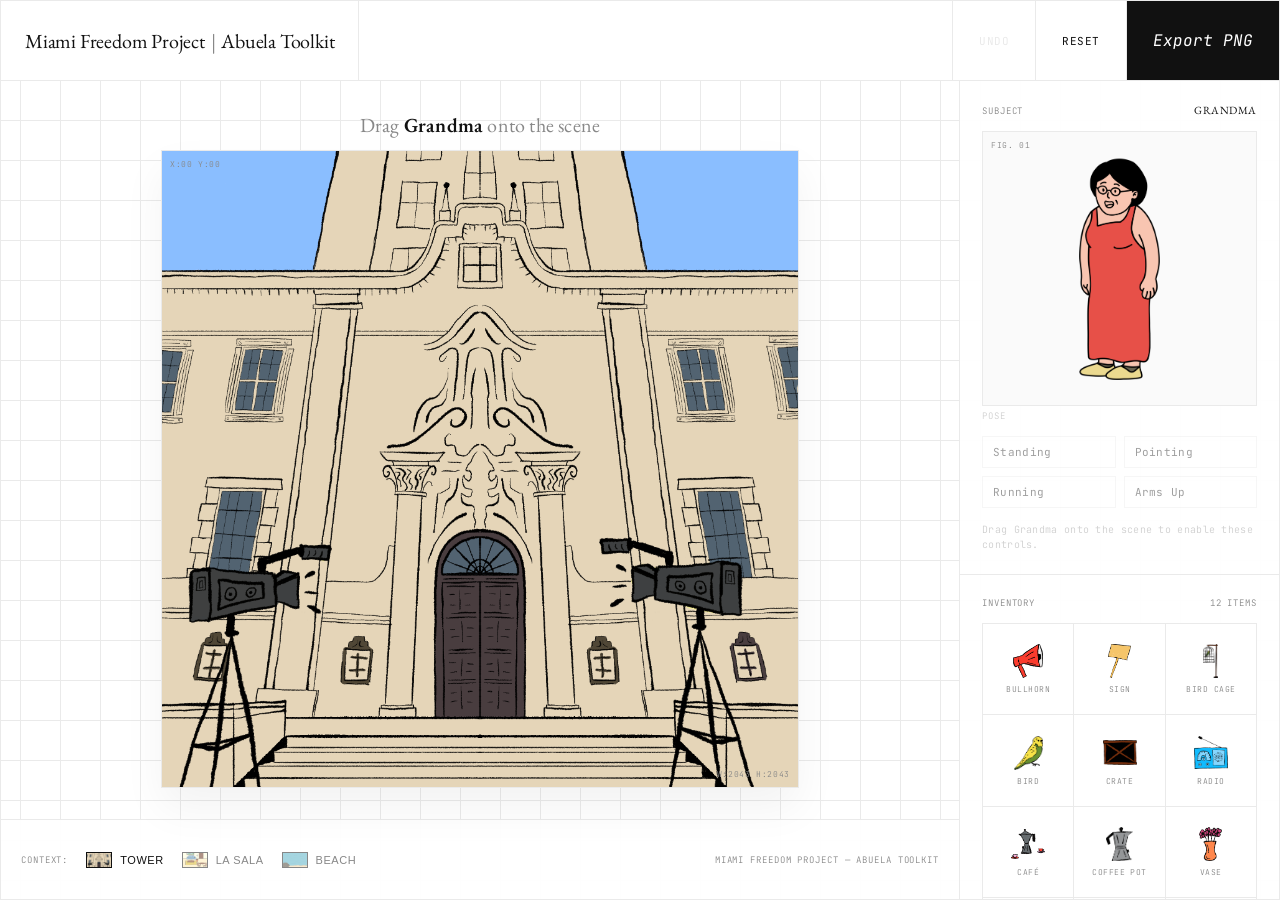
<file: index.html>
<!DOCTYPE html>
<html lang="en">
<head>
  <meta charset="UTF-8" />
  <meta name="viewport" content="width=device-width, initial-scale=1.0, maximum-scale=1, user-scalable=no" />
  <title>La Escena — Creative Builder</title>
  <link rel="preconnect" href="https://fonts.googleapis.com" />
  <link rel="preconnect" href="https://fonts.gstatic.com" crossorigin />
  <link href="https://fonts.googleapis.com/css2?family=EB+Garamond:ital,wght@0,400;0,500;1,400&family=JetBrains+Mono:wght@100;300;400&display=swap" rel="stylesheet" />
  <link rel="stylesheet" href="css/styles.css" />
</head>
<body>
  <div class="app-mesh">

    <!-- ===== Top bar: brand · actions ===== -->
    <header class="topbar border-b">
      <div class="brand border-r">
        <h1 class="serif brand-title">Miami Freedom Project <span class="brand-sep">|</span> Abuela Toolkit</h1>
      </div>
      <div class="actions">
        <button id="undoBtn" class="btn text-sm" type="button" title="Undo (Ctrl+Z)">Undo</button>
        <button id="resetBtn" class="btn text-sm" type="button">Reset</button>
        <button id="exportBtn" class="btn export-btn serif" type="button">Export PNG</button>
      </div>
    </header>

    <!-- ===== Stage ===== -->
    <main class="stage-container">
      <div class="stage-subtitle">Drag <b>Grandma</b> onto the scene</div>
      <div class="canvas" id="stage">
        <img id="stageBg" class="stage__bg" src="" alt="Background" />
        <div class="coord-marker coord-tl">X:00 Y:00</div>
        <div class="coord-marker coord-br">W:2043 H:2043</div>
        <div class="caption-band empty" id="captionBand"><span id="captionText"></span></div>
      </div>
    </main>

    <!-- ===== Bottom bar: context / background selector ===== -->
    <footer class="bottombar border-t">
      <div class="bg-selector" id="bgTiles">
        <span class="text-xs">Context:</span>
      </div>
      <div class="tagline text-xs">MIAMI FREEDOM PROJECT — ABUELA TOOLKIT</div>
    </footer>

    <!-- ===== Sidebar: subject + inventory ===== -->
    <aside class="sidebar border-l">

      <div class="character">
        <section class="panel-section border-b">
          <div class="section-header">
            <span class="text-xs">Subject</span>
            <span class="text-sm serif">Grandma</span>
          </div>

          <div class="character-preview" id="abuelaCard" role="button" tabindex="0"
               aria-label="Drag Grandma onto the scene" title="Drag me onto the scene">
            <img src="public/abuela-preview.png" alt="Abuela" />
            <div class="coord-marker coord-tl">FIG. 01</div>
          </div>

          <div class="controls">
            <div class="section pose-section">
              <div class="section-header"><span class="text-xs">Pose</span></div>
              <div id="poseRow" class="opt-row"></div>
            </div>
            <div class="section">
              <div class="section-header"><span class="text-xs">Expression</span></div>
              <div id="exprRow" class="opt-row"></div>
            </div>
            <div class="section">
              <div class="section-header"><span class="text-xs">Outfit</span></div>
              <div id="outfitRow" class="opt-row"></div>
            </div>
            <div class="section">
              <div class="section-header"><span class="text-xs">Accessories</span></div>
              <div id="accRow" class="opt-row"></div>
            </div>
            <p class="art-note" id="artNote">Fixed illustration — expression &amp; outfit apply to the layered poses.</p>
            <p class="dim-note" id="dimNote">Drag Grandma onto the scene to enable these controls.</p>
          </div>
        </section>
      </div>

      <section class="panel-section">
        <div class="section-header">
          <span class="text-xs">Inventory</span>
          <span class="text-xs" id="propCount">&nbsp;</span>
        </div>
        <div id="propGrid" class="props-grid"></div>
      </section>

    </aside>

  </div>

  <script src="assets/manifest.js"></script>
  <script src="js/app.js"></script>
</body>
</html>
</file>
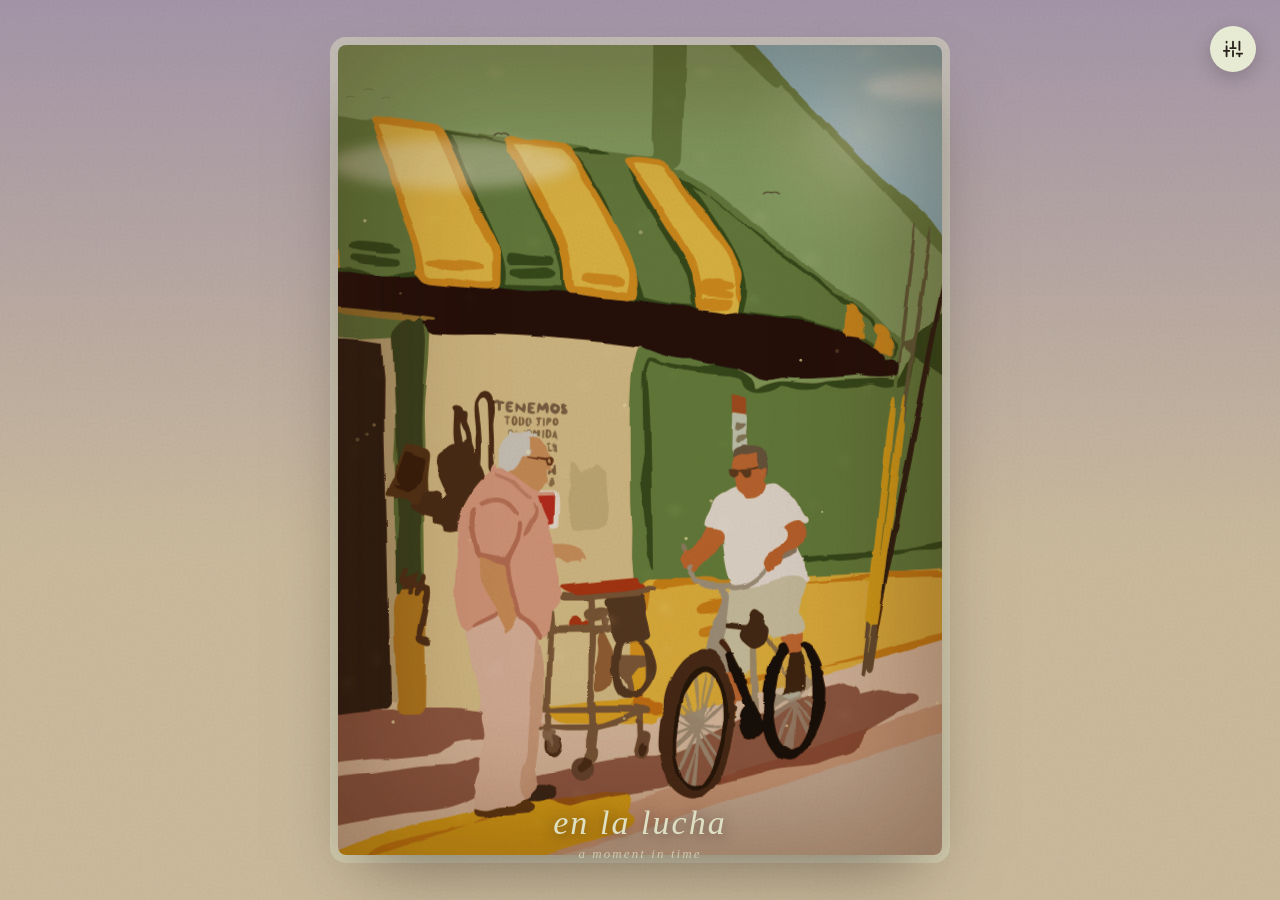
<file: diorama.html>
<!DOCTYPE html>
<html lang="es">
<head>
<meta charset="UTF-8">
<meta name="viewport" content="width=device-width, initial-scale=1.0">
<title>En la lucha — painter's studio</title>
<style>
  :root{
    --teal:#659ba9; --teal-dark:#487f8b; --rust:#984b4d; --rust-light:#b75f54;
    --purple-dust:#816d8e; --purple-dark:#685375; --sand:#c2a986; --sand-light:#e4d2b2;
    --ink:#2a211e; --paper:#e7ebd3; --palette-base:#d9c8ae; --petal:#984b4d;
    --ground-top:#b7a7c0; --ground-bottom:#e4d2b2;
  }
  *{ box-sizing:border-box; margin:0; padding:0; -webkit-tap-highlight-color:transparent; }
  html,body{ height:100%; }
  body{ min-height:100vh; overflow:hidden; color:var(--ink);
    background:linear-gradient(to bottom, var(--ground-top) 0%, var(--ground-bottom) 62%);
    font-family:'Playfair Display','Iowan Old Style','Palatino Linotype',Georgia,'Times New Roman',serif;
    display:flex; align-items:center; justify-content:center; }

  #scene{ position:relative; height:min(90vh,930px); aspect-ratio:1018 / 1364; overflow:hidden;
    border-radius:8px; box-shadow:0 30px 70px -24px rgba(42,33,30,.55), 0 0 0 8px rgba(231,235,211,.5);
    transition:filter .5s ease; }
  .world{ position:absolute; inset:0; transition:filter .6s ease; }
  .frames-wrap{ position:absolute; inset:0; z-index:1; filter:url(#painterly); }
  .frame{ position:absolute; inset:0; opacity:0; transition:opacity 1.8s ease-in-out; will-change:opacity; }
  .frame.is-visible{ opacity:1; }
  .frame img{ width:100%; height:100%; object-fit:contain; transform-origin:center; will-change:transform; -webkit-user-drag:none; user-select:none; }
  .frame.is-visible img{ animation:kenburns 9s ease-out both; }
  @keyframes kenburns{ from{ transform:scale(1.0) translate(0,0);} to{ transform:scale(1.06) translate(var(--kb-x,-1.6%),var(--kb-y,-1%)); } }
  .dapple{ position:absolute; inset:0; z-index:2; pointer-events:none; mix-blend-mode:soft-light; animation:dappleBreath 11s ease-in-out infinite; }
  .dapple svg{ width:100%; height:100%; display:block; }
  @keyframes dappleBreath{ 0%,100%{ opacity:.5;} 50%{ opacity:.8;} }
  .life{ position:absolute; inset:0; z-index:3; pointer-events:none; }
  .life svg{ width:100%; height:100%; display:block; }
  .vignette{ position:absolute; inset:0; z-index:4; pointer-events:none; border-radius:8px; box-shadow: inset 0 0 130px 30px rgba(42,25,15,.34); }
  .grade{ position:absolute; inset:0; z-index:5; pointer-events:none; opacity:0; }
  .grade.warm{ background:#ff9a3d; mix-blend-mode:soft-light; }
  .grade.night{ background:#141f45; mix-blend-mode:multiply; }

  #paper{ position:fixed; inset:0; z-index:30; pointer-events:none; mix-blend-mode:multiply; opacity:.4; }
  #paper svg{ width:100%; height:100%; display:block; }

  #petals{ position:fixed; inset:0; z-index:35; pointer-events:none; overflow:hidden; transition:filter .5s ease; }
  .petal{ position:absolute; top:-8vh; color:var(--petal); will-change:transform; }
  .petal .inner{ display:block; }
  .petal svg{ display:block; width:100%; height:100%; }
  @keyframes fall{ from{ transform:translateY(-8vh) rotate(0deg);} to{ transform:translateY(112vh) rotate(300deg);} }
  @keyframes sway{ from{ transform:translateX(-11px);} to{ transform:translateX(13px);} }

  .ui-layer{ position:fixed; bottom:38px; left:0; width:100%; z-index:20; text-align:center;
    pointer-events:none; transition:opacity .5s ease, filter .5s ease; }
  .ui-layer .title{ font-size:clamp(24px,4.4vw,34px); font-style:italic; font-weight:400; letter-spacing:.06em;
    text-transform:lowercase; color:var(--paper); text-shadow:0 2px 14px rgba(42,33,30,.5); }
  .ui-layer .subtitle{ margin-top:4px; font-size:13px; font-style:italic; letter-spacing:.16em;
    color:var(--paper); opacity:.72; }

  .settings-trigger{ position:fixed; top:26px; right:24px; z-index:100; width:46px; height:46px;
    background:var(--paper); border-radius:50%; display:flex; align-items:center; justify-content:center;
    box-shadow:0 6px 18px rgba(42,33,30,.22); cursor:pointer; border:none; transition:transform .25s, opacity .4s; }
  .settings-trigger:hover{ transform:rotate(12deg); }
  .settings-trigger:active{ transform:scale(.92); }

  #palette-modal{ position:fixed; inset:0; z-index:50; display:flex; align-items:center; justify-content:center;
    opacity:0; pointer-events:none; transition:opacity .5s ease; padding:20px; }
  #palette-modal.active{ opacity:1; pointer-events:auto; }
  .palette-card{ width:90%; max-width:350px; background:var(--palette-base); padding:38px 30px 30px;
    border-radius:42% 58% 52% 48% / 12% 12% 42% 42%;
    box-shadow:18px 22px 60px rgba(42,33,30,.28), inset -6px -6px 16px rgba(42,33,30,.12);
    position:relative; transform:translateY(24px) rotate(-2deg);
    transition:transform .6s cubic-bezier(.175,.885,.32,1.275); }
  #palette-modal.active .palette-card{ transform:translateY(0) rotate(0); }
  .palette-hole{ position:absolute; top:30px; left:30px; width:42px; height:52px; background:rgba(42,33,30,.16);
    border-radius:50%; box-shadow:inset 2px 2px 6px rgba(42,33,30,.28); }
  .control-group{ margin-bottom:24px; }
  .control-label{ display:block; font-family:'Iowan Old Style',Georgia,serif; font-size:12px; font-weight:700;
    letter-spacing:.18em; text-transform:uppercase; color:var(--ink); opacity:.62; margin-bottom:12px; }
  .brush-slider{ -webkit-appearance:none; appearance:none; width:100%; height:22px; background:transparent; cursor:pointer; }
  .brush-slider::-webkit-slider-runnable-track{ height:18px; background:url('data:image/svg+xml;utf8,<svg xmlns='http://www.w3.org/2000/svg' width='200' height='20' viewBox='0 0 200 20'><path d='M0,10 Q20,2 40,12 Q60,18 80,8 Q100,2 120,10 Q140,18 160,8 Q180,2 200,12' fill='none' stroke='rgba(42,33,30,0.14)' stroke-width='8' stroke-linecap='round'/></svg>'); background-size:cover; border-radius:9px; }
  .brush-slider::-moz-range-track{ height:18px; background:url('data:image/svg+xml;utf8,<svg xmlns='http://www.w3.org/2000/svg' width='200' height='20' viewBox='0 0 200 20'><path d='M0,10 Q20,2 40,12 Q60,18 80,8 Q100,2 120,10 Q140,18 160,8 Q180,2 200,12' fill='none' stroke='rgba(42,33,30,0.14)' stroke-width='8' stroke-linecap='round'/></svg>'); background-size:cover; border-radius:9px; }
  .brush-slider::-webkit-slider-thumb{ -webkit-appearance:none; height:30px; width:30px; border-radius:50%;
    background:var(--rust); margin-top:-6px; border:2px solid var(--paper);
    box-shadow:0 4px 10px rgba(42,33,30,.25), inset 2px 2px 5px rgba(255,255,255,.3); cursor:pointer; }
  .brush-slider::-moz-range-thumb{ height:30px; width:30px; border-radius:50%; background:var(--rust); border:2px solid var(--paper); cursor:pointer; }
  .ambient-slider::-webkit-slider-thumb{ background:var(--teal); } .ambient-slider::-moz-range-thumb{ background:var(--teal); }
  .particle-slider::-webkit-slider-thumb{ background:var(--rust-light); } .particle-slider::-moz-range-thumb{ background:var(--rust-light); }
  .time-slider::-webkit-slider-thumb{ background:var(--purple-dark); } .time-slider::-moz-range-thumb{ background:var(--purple-dark); }
  .pigment-toggles{ display:flex; gap:15px; margin-top:6px; }
  .pigment-blob{ width:44px; height:44px; border-radius:50%; border:3px solid transparent; cursor:pointer;
    transition:transform .3s, border-color .3s; position:relative; filter:url(#painterly); }
  .pigment-blob.active{ border-color:var(--ink); transform:scale(1.12); }
  .pigment-blob::after{ content:''; position:absolute; top:6px; left:7px; width:12px; height:8px; background:rgba(255,255,255,.35); border-radius:50%; }
  .close-btn{ display:block; margin:6px auto 0; font-family:'Iowan Old Style',Georgia,serif; background:var(--ink);
    color:var(--paper); border:none; padding:12px 28px; border-radius:22px; font-size:12px; letter-spacing:.16em;
    text-transform:uppercase; cursor:pointer; transition:transform .2s; }
  .close-btn:active{ transform:scale(.95); }

  body.dim #scene, body.dim #petals, body.dim .ui-layer{ filter:blur(8px) brightness(.92); }
  body.dim .settings-trigger{ opacity:0; pointer-events:none; }

  @media (prefers-reduced-motion: reduce){
    .frame{ transition:none; } .frame.is-visible img{ animation:none; }
    .life,.dapple,#petals{ display:none; }
  }
</style>
</head>
<body>
  <svg width="0" height="0" style="position:absolute" aria-hidden="true"><defs>
    <filter id="painterly" x="-8%" y="-8%" width="116%" height="116%">
      <feTurbulence type="fractalNoise" baseFrequency="0.016" numOctaves="2" seed="7" result="n"/>
      <feDisplacementMap in="SourceGraphic" in2="n" scale="6" xChannelSelector="R" yChannelSelector="G"/>
    </filter>
  </defs></svg>
  <div id="scene">
    <div class="world">
      <div class="frames-wrap"></div>
      <div class="dapple" aria-hidden="true">
      <svg viewBox="0 0 1018 1364" preserveAspectRatio="xMidYMid slice">
        <defs>
          <filter id="dap" x="-15%" y="-15%" width="130%" height="130%">
            <feTurbulence type="fractalNoise" baseFrequency="0.02 0.028" numOctaves="2" seed="5" stitchTiles="stitch" result="n">
              <animate attributeName="baseFrequency" dur="15s" repeatCount="indefinite" values="0.02 0.028; 0.023 0.032; 0.02 0.028"/>
            </feTurbulence>
            <feColorMatrix in="n" type="matrix" values="0 0 0 0 1  0 0 0 0 0.9  0 0 0 0 0.7  1.1 1.1 1.1 0 -2.05"/>
            <feGaussianBlur stdDeviation="5"/>
          </filter>
        </defs>
        <rect width="1018" height="1364" filter="url(#dap)"><animateTransform attributeName="transform" type="translate" values="0 0; -52 34; 0 0" dur="30s" repeatCount="indefinite"/></rect>
      </svg>
    </div>
      <div class="life" aria-hidden="true">
      <svg viewBox="0 0 1018 1364" preserveAspectRatio="xMidYMid meet">
        <defs>
          <filter id="soft" x="-40%" y="-40%" width="180%" height="180%"><feGaussianBlur stdDeviation="11"/></filter>
          <radialGradient id="sun" cx="50%" cy="50%" r="50%">
            <stop offset="0%" stop-color="#fff7e6" stop-opacity="0.55"/><stop offset="55%" stop-color="#fff7e6" stop-opacity="0.14"/><stop offset="100%" stop-color="#fff7e6" stop-opacity="0"/>
          </radialGradient>
          <radialGradient id="ff" cx="50%" cy="50%" r="50%">
            <stop offset="0%" stop-color="#eaff9c" stop-opacity="1"/><stop offset="42%" stop-color="#c8f06a" stop-opacity="0.5"/><stop offset="100%" stop-color="#c8f06a" stop-opacity="0"/>
          </radialGradient>
        </defs>
        <circle cx="880" cy="150" r="210" fill="url(#sun)"><animate attributeName="opacity" values="0.5;0.85;0.5" dur="9s" repeatCount="indefinite"/></circle>
        <g filter="url(#soft)" fill="#ffffff">
          <ellipse cx="0" cy="110" rx="150" ry="30" opacity="0.45"><animateTransform attributeName="transform" type="translate" from="-360 0" to="1380 0" dur="74s" begin="0s" repeatCount="indefinite"/></ellipse>
          <ellipse cx="0" cy="200" rx="205" ry="42" opacity="0.4"><animateTransform attributeName="transform" type="translate" from="-420 0" to="1440 0" dur="96s" begin="-30s" repeatCount="indefinite"/></ellipse>
          <ellipse cx="0" cy="70" rx="110" ry="24" opacity="0.5"><animateTransform attributeName="transform" type="translate" from="-300 0" to="1320 0" dur="62s" begin="-48s" repeatCount="indefinite"/></ellipse>
        </g>
        <g stroke="#2b2b2b" stroke-width="3.2" stroke-linecap="round" fill="none" opacity="0.8">
          <g><animateTransform attributeName="transform" type="translate" values="-120 250; 300 175; 640 225; 1140 150" keyTimes="0;0.34;0.66;1" dur="27s" begin="0s" repeatCount="indefinite" calcMode="spline" keySplines="0.4 0 0.6 1; 0.4 0 0.6 1; 0.4 0 0.6 1"/>
            <g><path d="M-15 0 Q-7 -10 0 -3 Q7 -10 15 0"/><animateTransform attributeName="transform" type="scale" values="1 1; 1 0.45; 1 1" dur="0.5s" repeatCount="indefinite" additive="sum"/></g></g>
          <g><animateTransform attributeName="transform" type="translate" values="-200 210; 260 150; 680 200; 1180 130" keyTimes="0;0.34;0.66;1" dur="33s" begin="-11s" repeatCount="indefinite" calcMode="spline" keySplines="0.4 0 0.6 1; 0.4 0 0.6 1; 0.4 0 0.6 1"/>
            <g transform="scale(0.82)"><path d="M-15 0 Q-7 -10 0 -3 Q7 -10 15 0"/><animateTransform attributeName="transform" type="scale" values="1 1; 1 0.5; 1 1" dur="0.58s" repeatCount="indefinite" additive="sum"/></g></g>
          <g><animateTransform attributeName="transform" type="translate" values="-160 285; 320 205; 700 255; 1150 185" keyTimes="0;0.34;0.66;1" dur="30s" begin="-20s" repeatCount="indefinite" calcMode="spline" keySplines="0.4 0 0.6 1; 0.4 0 0.6 1; 0.4 0 0.6 1"/>
            <g transform="scale(0.9)"><path d="M-15 0 Q-7 -10 0 -3 Q7 -10 15 0"/><animateTransform attributeName="transform" type="scale" values="1 1; 1 0.42; 1 1" dur="0.47s" repeatCount="indefinite" additive="sum"/></g></g>
        </g>
        <g stroke="#3a3a3a" stroke-width="2" stroke-linecap="round" fill="none" opacity="0.55">
          <animateTransform attributeName="transform" type="translate" values="-160 84; 480 58; 1220 92" keyTimes="0;0.5;1" dur="46s" begin="-6s" repeatCount="indefinite"/>
          <g transform="translate(0 0) scale(0.5)"><path d="M-15 0 Q-7 -9 0 -3 Q7 -9 15 0"/><animateTransform attributeName="transform" type="scale" values="1 1;1 0.5;1 1" dur="0.6s" repeatCount="indefinite" additive="sum"/></g>
          <g transform="translate(-30 12) scale(0.44)"><path d="M-15 0 Q-7 -9 0 -3 Q7 -9 15 0"/><animateTransform attributeName="transform" type="scale" values="1 1;1 0.45;1 1" dur="0.66s" repeatCount="indefinite" additive="sum"/></g>
          <g transform="translate(30 14) scale(0.44)"><path d="M-15 0 Q-7 -9 0 -3 Q7 -9 15 0"/><animateTransform attributeName="transform" type="scale" values="1 1;1 0.48;1 1" dur="0.7s" repeatCount="indefinite" additive="sum"/></g>
          <g transform="translate(-60 24) scale(0.38)"><path d="M-15 0 Q-7 -9 0 -3 Q7 -9 15 0"/><animateTransform attributeName="transform" type="scale" values="1 1;1 0.5;1 1" dur="0.62s" repeatCount="indefinite" additive="sum"/></g>
        </g>
      </svg>
    </div>
      <div class="grade warm" id="grade-warm"></div>
      <div class="grade night" id="grade-night"></div>
      <div class="vignette"></div>
    </div>
  </div>

  <button class="settings-trigger" id="settings-btn" aria-label="Open palette"><svg width="22" height="22" viewBox="0 0 24 24" fill="none" stroke="var(--ink)" stroke-width="2" stroke-linecap="round"><path d="M12 20v-6M12 10V4M5 20v-11M5 5V4M19 20v-3M19 13V4M2 14h6M9 11h6M16 17h6"/></svg></button>

  <div id="paper" aria-hidden="true">
    <svg viewBox="0 0 600 600" preserveAspectRatio="xMidYMid slice">
      <defs><filter id="paperf"><feTurbulence type="fractalNoise" baseFrequency="0.8" numOctaves="2" stitchTiles="stitch" result="n"/>
        <feColorMatrix in="n" type="matrix" values="0.18 0 0 0 0.72  0.18 0 0 0 0.68  0.18 0 0 0 0.57  0 0 0 0 1"/></filter></defs>
      <rect width="600" height="600" filter="url(#paperf)"/>
    </svg>
  </div>
  <div id="petals" aria-hidden="true"></div>

  <div class="ui-layer" id="main-ui">
    <div class="title">en la lucha</div>
    <div class="subtitle">a moment in time</div>
  </div>

  <div id="palette-modal">
    <div class="palette-card" role="dialog" aria-label="Painter's palette settings">
      <div class="palette-hole"></div>
      <div class="control-group"><label class="control-label">Ambient Resonance</label><input type="range" class="brush-slider ambient-slider" id="ambient-slider" min="0" max="100" value="0"></div>
      <div class="control-group"><label class="control-label">Petal Density</label><input type="range" class="brush-slider particle-slider" id="density-slider" min="0" max="100" value="24"></div>
      <div class="control-group"><label class="control-label">Temporal Hue</label><input type="range" class="brush-slider time-slider" id="time-slider" min="0" max="100" value="50"></div>
      <div class="control-group"><label class="control-label">Brush Palette</label>
        <div class="pigment-toggles">
          <div class="pigment-blob active" data-color="#984b4d" style="background:#984b4d"></div>
          <div class="pigment-blob" data-color="#659ba9" style="background:#659ba9"></div>
          <div class="pigment-blob" data-color="#685375" style="background:#685375"></div>
          <div class="pigment-blob" data-color="#c2a986" style="background:#c2a986"></div>
        </div>
      </div>
      <button class="close-btn" id="close-palette">Clean Brushes</button>
    </div>
  </div>

  <script>
  
  const SRCS = ['svg/frame-1.svg','svg/frame-2.svg','svg/frame-3.svg'];
  const DRIFTS = [["-2.2%","-1.3%"],[" 1.9%","-1.1%"],["-1.7%"," 1.5%"]];
  const reduced = window.matchMedia('(prefers-reduced-motion: reduce)').matches;

  const stage = document.getElementById('scene');
  const framesWrap = stage.querySelector('.frames-wrap');
  const lifeEl = stage.querySelector('.life');
  const worldEl = stage.querySelector('.world');

  const frames = SRCS.map((src,i)=>{ const d=document.createElement('div'); d.className='frame';
    const img=document.createElement('img'); img.src=src; img.alt='Street scene, frame '+(i+1);
    img.style.setProperty('--kb-x',DRIFTS[i%DRIFTS.length][0]); img.style.setProperty('--kb-y',DRIFTS[i%DRIFTS.length][1]);
    d.appendChild(img); framesWrap.appendChild(d); return d; });
  function show(i){ const el=frames[i]; el.classList.add('is-visible'); const img=el.querySelector('img'); img.style.animation='none'; void img.offsetWidth; img.style.animation=''; }
  let cur=0; show(0);
  if(frames.length>1 && !reduced) setInterval(()=>{ frames[cur].classList.remove('is-visible'); cur=(cur+1)%frames.length; show(cur); }, 6000);

  // dust motes + fireflies
  let fireflies=null;
  if(!reduced){ const NS='http://www.w3.org/2000/svg'; const lifeSvg=lifeEl.querySelector('svg');
    for(let i=0;i<24;i++){ const c=document.createElementNS(NS,'circle');
      c.setAttribute('cx',(Math.random()*1018).toFixed(1)); c.setAttribute('cy',(240+Math.random()*980).toFixed(1)); c.setAttribute('r',(1.4+Math.random()*2.2).toFixed(2)); c.setAttribute('fill','#fff3c4');
      const mv=document.createElementNS(NS,'animateTransform'); mv.setAttribute('attributeName','transform'); mv.setAttribute('type','translate');
      mv.setAttribute('values','0 0; '+(Math.random()*40-20).toFixed(1)+' '+(-(28+Math.random()*60)).toFixed(1)+'; 0 0'); mv.setAttribute('dur',(9+Math.random()*10).toFixed(1)+'s'); mv.setAttribute('repeatCount','indefinite'); mv.setAttribute('begin',(-Math.random()*10).toFixed(1)+'s'); c.appendChild(mv);
      const tw=document.createElementNS(NS,'animate'); tw.setAttribute('attributeName','opacity'); tw.setAttribute('values','0; 0.7; 0'); tw.setAttribute('dur',(5+Math.random()*6).toFixed(1)+'s'); tw.setAttribute('repeatCount','indefinite'); tw.setAttribute('begin',(-Math.random()*8).toFixed(1)+'s'); c.appendChild(tw);
      lifeSvg.appendChild(c); }
    const fg=document.createElementNS(NS,'g'); fg.setAttribute('id','fireflies'); fg.setAttribute('opacity','0');
    for(let i=0;i<14;i++){ const c=document.createElementNS(NS,'circle');
      c.setAttribute('cx',(120+Math.random()*780).toFixed(0)); c.setAttribute('cy',(700+Math.random()*580).toFixed(0)); c.setAttribute('r',(5+Math.random()*5).toFixed(1)); c.setAttribute('fill','url(#ff)');
      const a=()=>(Math.random()*60-30).toFixed(0), o=()=>(Math.random()*50-25).toFixed(0);
      const mv=document.createElementNS(NS,'animateTransform'); mv.setAttribute('attributeName','transform'); mv.setAttribute('type','translate');
      mv.setAttribute('values','0 0; '+a()+' '+o()+'; '+a()+' '+o()+'; 0 0'); mv.setAttribute('dur',(7+Math.random()*7).toFixed(1)+'s'); mv.setAttribute('repeatCount','indefinite'); mv.setAttribute('begin',(-Math.random()*7).toFixed(1)+'s'); c.appendChild(mv);
      const bl=document.createElementNS(NS,'animate'); bl.setAttribute('attributeName','opacity'); bl.setAttribute('values','0.15; 1; 0.3; 0.9; 0.15'); bl.setAttribute('dur',(3+Math.random()*4).toFixed(1)+'s'); bl.setAttribute('repeatCount','indefinite'); bl.setAttribute('begin',(-Math.random()*5).toFixed(1)+'s'); c.appendChild(bl);
      fg.appendChild(c); }
    lifeSvg.appendChild(fg); fireflies=fg; }

  // drifting petals
  const petalLayer=document.getElementById('petals'); const MAXP=44; const petals=[];
  if(!reduced){ for(let i=0;i<MAXP;i++){ const d=document.createElement('div'); d.className='petal';
    const size=(10+Math.random()*13); d.style.left=(Math.random()*100).toFixed(2)+'%'; d.style.width=size.toFixed(1)+'px'; d.style.height=(size*1.5).toFixed(1)+'px';
    d.style.opacity=(0.5+Math.random()*0.45).toFixed(2);
    const fd=(7+Math.random()*8).toFixed(1), dl=(-Math.random()*15).toFixed(1), sd=(2.4+Math.random()*2.6).toFixed(1);
    d.style.animation='fall '+fd+'s linear '+dl+'s infinite';
    d.innerHTML='<span class="inner" style="animation:sway '+sd+'s ease-in-out '+dl+'s infinite alternate"><svg viewBox="0 0 20 30"><path d="M10 0 C16 8 16 20 10 30 C4 20 4 8 10 0 Z" fill="currentColor"/></svg></span>';
    petalLayer.appendChild(d); petals.push(d); } }
  function setDensity(v){ const k=Math.round(v/100*MAXP); petals.forEach((p,i)=>{ p.style.display=i<k?'block':'none'; }); }
  setDensity(24);

  // day -> night grading (Temporal Hue)
  const gradeWarm=document.getElementById('grade-warm'), gradeNight=document.getElementById('grade-night'), rootStyle=document.documentElement.style;
  const clamp01=x=>Math.max(0,Math.min(1,x));
  const hx=h=>{h=h.replace('#',''); return [parseInt(h.slice(0,2),16),parseInt(h.slice(2,4),16),parseInt(h.slice(4,6),16)];};
  const mix=(h1,h2,t)=>{const a=hx(h1),b=hx(h2); return 'rgb('+Math.round(a[0]+(b[0]-a[0])*t)+','+Math.round(a[1]+(b[1]-a[1])*t)+','+Math.round(a[2]+(b[2]-a[2])*t)+')';};
  function setTimeOfDay(v){ const t=v/100;
    const g=clamp01(1-Math.abs(t-0.55)/0.35), n=clamp01((t-0.45)/0.55), f=clamp01((t-0.6)/0.4);
    if(gradeWarm) gradeWarm.style.opacity=(0.5*g).toFixed(3);
    if(gradeNight) gradeNight.style.opacity=(0.55*n).toFixed(3);
    if(worldEl) worldEl.style.filter='brightness('+(1-0.5*n).toFixed(3)+') saturate('+(1-0.28*n).toFixed(3)+') contrast('+(1+0.06*n).toFixed(3)+')';
    if(fireflies) fireflies.setAttribute('opacity', f.toFixed(3));
    rootStyle.setProperty('--ground-top', mix('#b7a7c0','#171d33',n));
    rootStyle.setProperty('--ground-bottom', mix('#e4d2b2','#0d1226',n));
  }
  setTimeOfDay(50);

  // procedural ambient wind (Ambient Resonance) -> volume
  let audioCtx=null, wind=null;
  function ensureWind(){ if(wind) return; audioCtx=audioCtx||new (window.AudioContext||window.webkitAudioContext)();
    const len=2*audioCtx.sampleRate, buf=audioCtx.createBuffer(1,len,audioCtx.sampleRate), dat=buf.getChannelData(0); let last=0;
    for(let i=0;i<len;i++){ const w=Math.random()*2-1; last=(last+0.02*w)/1.02; dat[i]=last*3.2; }
    const src=audioCtx.createBufferSource(); src.buffer=buf; src.loop=true;
    const flt=audioCtx.createBiquadFilter(); flt.type='lowpass'; flt.frequency.value=520;
    const g=audioCtx.createGain(); g.gain.value=0; src.connect(flt); flt.connect(g); g.connect(audioCtx.destination); src.start();
    const lfo=audioCtx.createOscillator(); lfo.frequency.value=0.05; const lg=audioCtx.createGain(); lg.gain.value=170; lfo.connect(lg); lg.connect(flt.frequency); lfo.start();
    wind={g}; }
  function setAmbient(v){ if(v<=0){ if(wind&&audioCtx) wind.g.gain.linearRampToValueAtTime(0,audioCtx.currentTime+0.6); return; }
    ensureWind(); if(wind&&audioCtx) wind.g.gain.linearRampToValueAtTime(0.14*v/100, audioCtx.currentTime+0.4); }

  // UI wiring
  const modal=document.getElementById('palette-modal'), body=document.body;
  document.getElementById('settings-btn').addEventListener('click',()=>{ modal.classList.add('active'); body.classList.add('dim'); });
  function closeModal(){ modal.classList.remove('active'); body.classList.remove('dim'); }
  document.getElementById('close-palette').addEventListener('click',closeModal);
  modal.addEventListener('click',e=>{ if(e.target===modal) closeModal(); });
  document.getElementById('density-slider').addEventListener('input',e=>setDensity(+e.target.value));
  document.getElementById('time-slider').addEventListener('input',e=>setTimeOfDay(+e.target.value));
  document.getElementById('ambient-slider').addEventListener('input',e=>setAmbient(+e.target.value));
  document.querySelectorAll('.pigment-blob').forEach(b=>{ b.addEventListener('click',function(){
    document.querySelectorAll('.pigment-blob').forEach(x=>x.classList.remove('active')); this.classList.add('active');
    rootStyle.setProperty('--petal', this.getAttribute('data-color')); }); });
  </script>
</body>
</html>
</file>
<file: css/styles.css>
/* ============================================================================
 * La Escena — Scene Builder  ·  Studio Edition layout
 * Graph-paper ground, EB Garamond + JetBrains Mono, thin rules & coordinate
 * flourishes. The chrome is new; the interactive machinery (stage items,
 * transform handles, caption band, drag ghost) keeps its hooks so js/app.js is
 * unchanged apart from the export resolution.
 * ==========================================================================*/
:root {
  --bg-color: #ffffff;
  --grid-color: #eaeaea;
  --line: #eaeaea;
  --text-main: #111111;
  --text-muted: #888888;
  --cell-size: 40px;

  --font-serif: 'EB Garamond', Georgia, serif;
  --font-mono: 'JetBrains Mono', ui-monospace, 'SFMono-Regular', Menlo, monospace;

  --color-sand: #F4E7C3;
  --color-ocean: #A8DADC;
  --color-sky: #F1FAEE;
  --color-sun: #E9C46A;
  --accent: #E63946;
}

* { box-sizing: border-box; margin: 0; padding: 0; }
html, body { height: 100%; }
body {
  background-color: var(--bg-color);
  color: var(--text-main);
  font-family: var(--font-mono);
  font-weight: 300;
  height: 100vh; width: 100vw; overflow: hidden;
  -webkit-user-select: none; user-select: none;
  touch-action: manipulation;
  background-image:
    linear-gradient(to right, var(--grid-color) 1px, transparent 1px),
    linear-gradient(to bottom, var(--grid-color) 1px, transparent 1px);
  background-size: var(--cell-size) var(--cell-size);
  background-position: center top;
}

/* ---- Mesh --------------------------------------------------------------- */
.app-mesh {
  display: grid;
  grid-template-columns: 1fr 320px;
  grid-template-rows: 80px 1fr 80px;
  height: 100vh; width: 100%;
  border: 1px solid var(--grid-color);
}
@media (max-width: 780px) {
  .app-mesh { grid-template-columns: 1fr; grid-template-rows: 72px 1fr auto auto; }
  .sidebar { grid-column: 1 / -1 !important; grid-row: 3 / 4 !important; max-height: 44vh; }
  .bottombar { grid-row: 4 / 5 !important; }
}

/* ---- Type helpers ------------------------------------------------------- */
.serif { font-family: var(--font-serif); }
.mono { font-family: var(--font-mono); }
.text-xl { font-size: 28px; letter-spacing: -0.02em; font-weight: 400; }
.text-sm { font-size: 11px; letter-spacing: 0.05em; text-transform: uppercase; }
.text-xs { font-size: 9px; letter-spacing: 0.1em; text-transform: uppercase; color: var(--text-muted); }

.border-b { border-bottom: 1px solid var(--grid-color); }
.border-r { border-right: 1px solid var(--grid-color); }
.border-l { border-left: 1px solid var(--grid-color); }
.border-t { border-top: 1px solid var(--grid-color); }

/* ---- Top bar ------------------------------------------------------------ */
.topbar {
  grid-column: 1 / -1;
  display: grid;
  grid-template-columns: auto 1fr;
  background: rgba(255,255,255,0.95);
  backdrop-filter: blur(4px);
  z-index: 10;
}
.brand { display: flex; align-items: center; justify-content: flex-start; padding: 0 24px; }
.brand-title { font-size: 20px; letter-spacing: -0.01em; font-weight: 400; white-space: nowrap; }
.brand-sep { color: var(--text-muted); margin: 0 2px; font-weight: 300; }

.actions { display: flex; justify-content: flex-end; }
.btn {
  background: transparent; border: none; border-left: 1px solid var(--grid-color);
  padding: 0 26px; cursor: pointer; display: flex; align-items: center; justify-content: center;
  transition: background 0.2s; color: var(--text-main); font-family: var(--font-mono);
}
.btn:hover { background: #f5f5f5; }
.btn:disabled { color: var(--grid-color); cursor: default; background: transparent; }
.export-btn { font-size: 16px; font-style: italic; background: var(--text-main); color: #fff; }
.export-btn:hover { background: #000; }
.btn:focus-visible, .pose-btn:focus-visible, .opt:focus-visible,
.prop-item:focus-visible, .bg-btn:focus-visible, .character-preview:focus-visible {
  outline: none; box-shadow: inset 0 0 0 2px var(--accent);
}

/* ---- Stage -------------------------------------------------------------- */
.stage-container {
  grid-column: 1 / 2; grid-row: 2 / 3;
  display: flex; flex-direction: column; align-items: center; justify-content: center; gap: 12px;
  padding: 28px 40px; position: relative; min-height: 0;
}
.stage-subtitle {
  flex: 0 0 auto; font-family: var(--font-serif); font-size: 20px;
  color: var(--text-muted); letter-spacing: 0.01em; text-align: center;
}
.stage-subtitle b { font-weight: 600; color: var(--text-main); }
.canvas {
  /* Fixed square stage. Height-driven, capped by width so it always fits.
     Leaves room above for the secondary title. */
  flex: 0 1 auto; min-height: 0;
  height: calc(100% - 44px); width: auto; max-width: 100%; aspect-ratio: 1 / 1;
  background: var(--color-sky); position: relative; overflow: hidden;
  border: 1px solid var(--grid-color); box-shadow: 0 20px 40px rgba(0,0,0,0.05);
  touch-action: none;
}
.stage__bg { position: absolute; inset: 0; width: 100%; height: 100%; object-fit: cover; object-position: top center; pointer-events: none; }

.coord-marker { position: absolute; font-family: var(--font-mono); font-size: 8px; color: var(--text-muted); z-index: 2; pointer-events: none; letter-spacing: 0.08em; }
.coord-tl { top: 8px; left: 8px; }
.coord-br { bottom: 8px; right: 8px; }

.stage-hint {
  position: absolute; inset: auto 0 42% 0; text-align: center; color: #4a4438;
  font-size: 12px; letter-spacing: 0.06em; text-transform: uppercase; pointer-events: none; opacity: .7; z-index: 2;
}

/* Placed items (props + character) */
.item { position: absolute; will-change: transform; }
.item img { display: block; width: 100%; height: 100%; pointer-events: none; -webkit-user-drag: none; user-select: none; }
.item.selected { outline: 1px dashed var(--accent); outline-offset: 3px; }
.char-layers { position: absolute; inset: 0; }
.char-layers img.layer-full { position: absolute; inset: 0; width: 100%; height: 100%; object-fit: contain; }
.char-layers img.layer-head { position: absolute; width: auto; transform: translateX(-50%); }

/* Transform handles */
.handle {
  position: absolute; width: 24px; height: 24px; border-radius: 50%;
  background: #fff; border: 1.5px solid var(--accent); box-shadow: 0 1px 4px rgba(0,0,0,.2);
  display: none; place-items: center; font-size: 12px; cursor: pointer; touch-action: none; color: var(--accent); z-index: 3;
}
/* Anchors show only on the selected item (hidden after placing/dragging). */
.item.selected .handle { display: grid; }
.handle.resize { right: -12px; bottom: -12px; cursor: nwse-resize; }
.handle.rotate { left: 50%; top: -44px; transform: translateX(-50%); cursor: grab; }
.handle.rotate::after { content: ""; position: absolute; top: 24px; left: 50%; width: 1.5px; height: 20px; background: var(--accent); }
.handle.delete { right: -12px; top: -12px; border-color: #c0392b; color: #c0392b; }
.handle.forward { left: -12px; bottom: -12px; font-size: 11px; }
.handle.back { left: -12px; top: -12px; font-size: 11px; }

/* Caption band — baked into the export; overlays the scene here too */
.caption-band {
  position: absolute; left: 0; right: 0; bottom: 0; height: 15%;
  background: rgba(17,17,17,0.72); color: #fff;
  display: flex; align-items: center; justify-content: center; text-align: center;
  padding: 0 5%; pointer-events: none; z-index: 40;
}
.caption-band span { font-family: var(--font-serif); font-weight: 500; line-height: 1.15;
  overflow: hidden; display: -webkit-box; -webkit-line-clamp: 2; -webkit-box-orient: vertical; }
.caption-band.empty { display: none; }

/* ---- Bottom bar (background selector) ----------------------------------- */
.bottombar {
  grid-column: 1 / 2; grid-row: 3 / 4;
  background: rgba(255,255,255,0.95); display: flex; align-items: center; padding: 0 20px; gap: 20px;
}
.bg-selector { display: flex; gap: 18px; align-items: center; flex-wrap: wrap; }
.bg-btn {
  background: transparent; border: none; display: flex; align-items: center; gap: 8px;
  cursor: pointer; opacity: 0.5; transition: opacity 0.2s; color: var(--text-main); padding: 0;
}
.bg-btn:hover { opacity: 0.85; }
.bg-btn[aria-pressed="true"] { opacity: 1; }
.bg-thumb, .bg-btn img { width: 26px; height: 16px; object-fit: cover; border: 1px solid var(--text-main); display: block; }
.tagline { margin-left: auto; white-space: nowrap; }

/* ---- Sidebar ------------------------------------------------------------ */
.sidebar {
  grid-column: 2 / 3; grid-row: 2 / 4;
  background: rgba(255,255,255,0.95); display: flex; flex-direction: column; overflow-y: auto;
}
.panel-section { padding: 22px; }
.section-header { margin-bottom: 14px; display: flex; justify-content: space-between; align-items: baseline; }
.section { margin-top: 18px; }
.section:first-child { margin-top: 0; }

.character-preview {
  width: 100%; aspect-ratio: 1; border: 1px solid var(--grid-color); background: #fafafa;
  display: flex; align-items: center; justify-content: center; margin-bottom: 4px; position: relative;
  cursor: grab; touch-action: none;
}
.character-preview:active { cursor: grabbing; }
.character-preview img { width: 58%; height: 82%; object-fit: contain; pointer-events: none; -webkit-user-drag: none; }
.character.disabled .controls { opacity: 0.4; pointer-events: none; }

/* option rows (pose / expression / outfit / accessory) */
.opt-row { display: flex; flex-wrap: wrap; gap: 6px; }
#poseRow.opt-row { display: grid; grid-template-columns: 1fr 1fr; gap: 8px; }
.opt {
  padding: 8px 10px; background: transparent; border: 1px solid var(--grid-color);
  text-align: left; cursor: pointer; color: var(--text-main); font-family: var(--font-mono);
  font-size: 11px; letter-spacing: 0.03em; transition: all 0.15s;
}
.opt:hover { background: #f0f0f0; }
.opt[aria-pressed="true"] { background: var(--text-main); color: #fff; border-color: var(--text-main); }
#exprRow .opt, #outfitRow .opt, #accRow .opt { text-align: center; }

.art-note, .dim-note { margin-top: 14px; font-size: 10px; line-height: 1.5; color: var(--text-muted);
  letter-spacing: 0.03em; font-family: var(--font-mono); }
.art-note { display: none; }
.character.art-pose .art-note { display: block; }
.character:not(.disabled) .dim-note { display: none; }

/* ---- Inventory (props) -------------------------------------------------- */
.props-grid {
  display: grid; grid-template-columns: repeat(3, 1fr); gap: 1px;
  background: var(--grid-color); border: 1px solid var(--grid-color);
}
.tray-item {
  background: #fff; aspect-ratio: 1; display: flex; flex-direction: column; align-items: center;
  justify-content: center; gap: 6px; cursor: grab; transition: background 0.2s; position: relative; padding: 6px; border: none;
  touch-action: none;
}
.tray-item:hover { background: #fafafa; }
.tray-item:active { cursor: grabbing; }
.tray-item img { width: 34px; height: 34px; object-fit: contain; pointer-events: none; -webkit-user-drag: none; }
.tray-item span { font-size: 8px; color: var(--text-muted); text-transform: uppercase; letter-spacing: 0.06em; }

/* Floating preview while dragging out of a tray */
.drag-ghost { position: fixed; z-index: 9999; pointer-events: none; opacity: .85; transform: translate(-50%, -50%); }
.drag-ghost img { display: block; }

.sr-only { position: absolute; width: 1px; height: 1px; overflow: hidden; clip: rect(0 0 0 0); }
</file>
